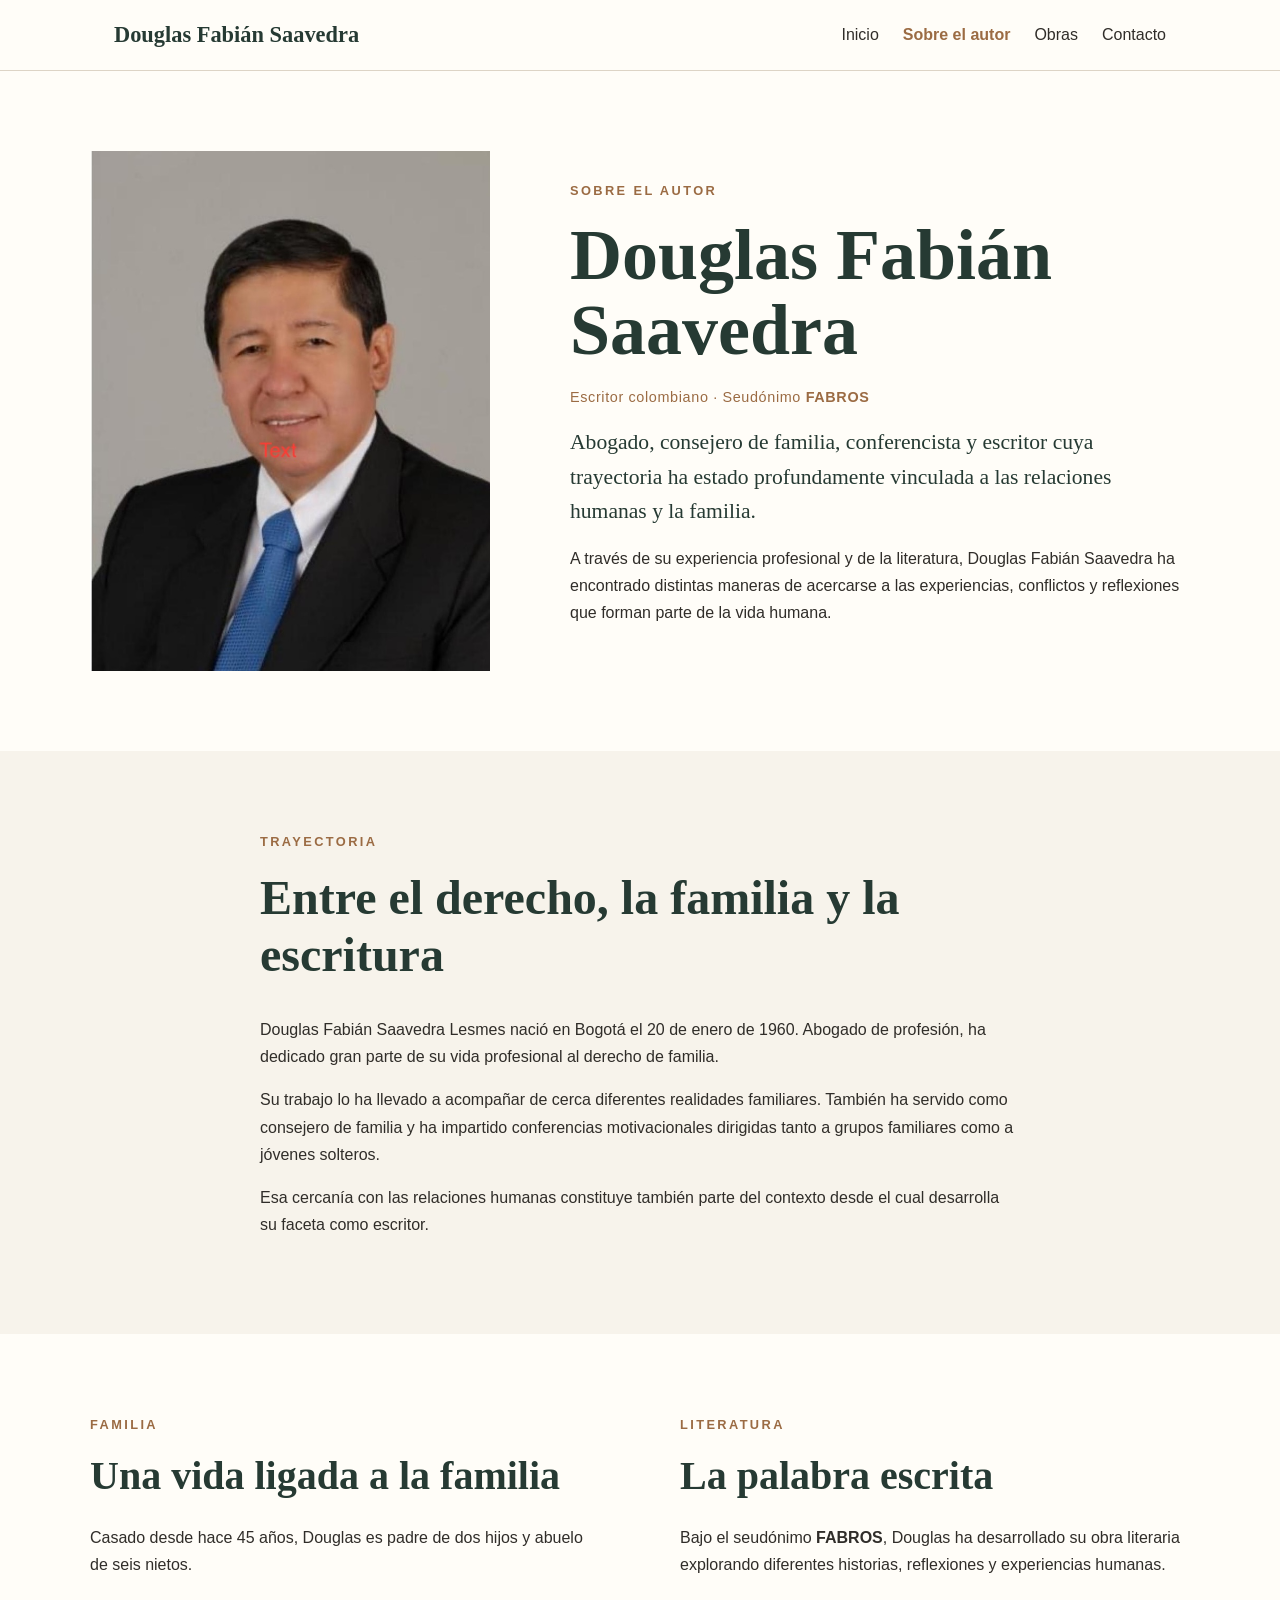
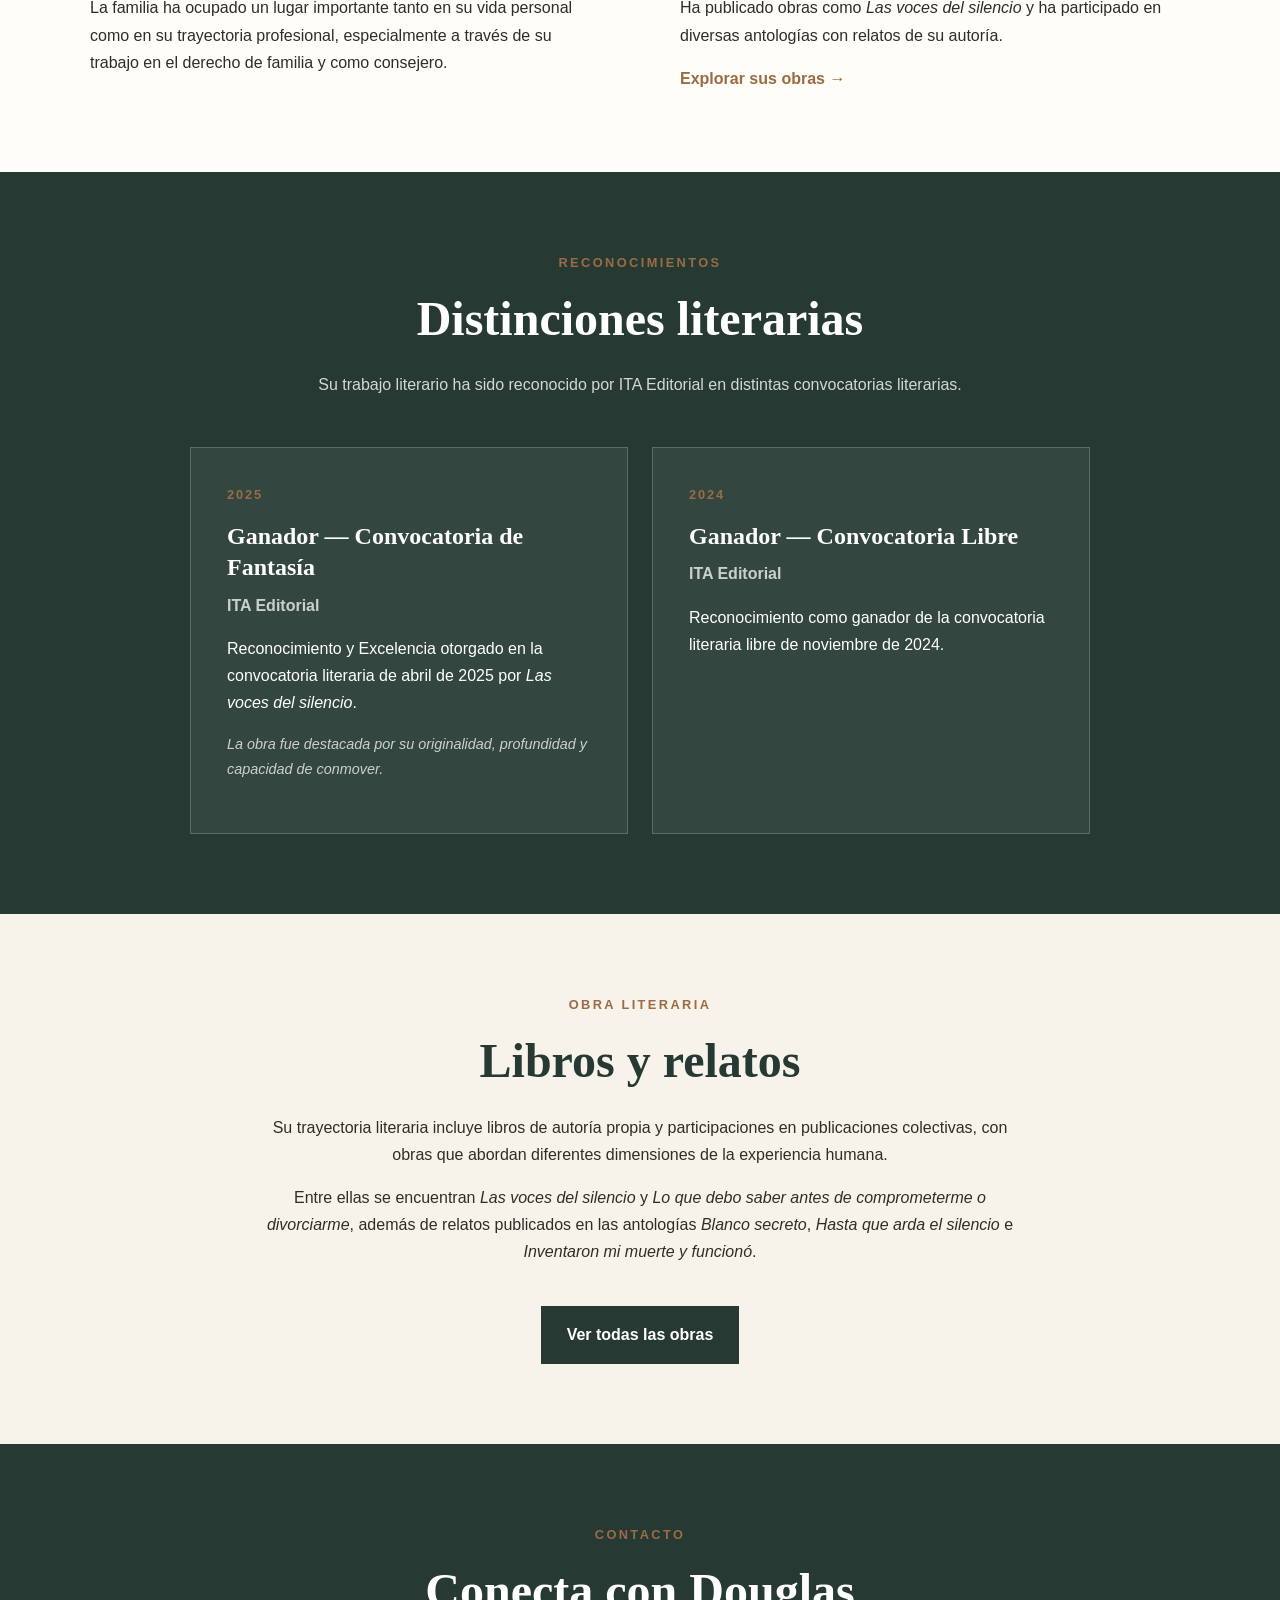
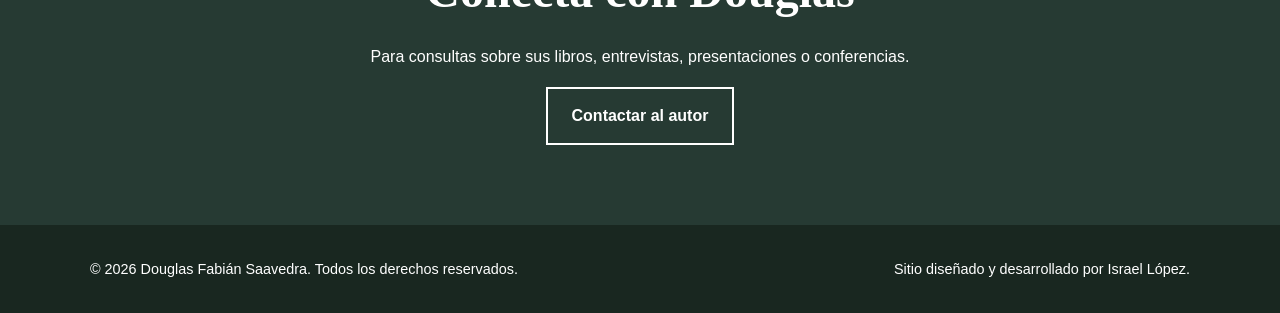
<file: about.html>
<!DOCTYPE html>
<html lang="es">
<head>
    <meta charset="UTF-8">
    <meta name="viewport" content="width=device-width, initial-scale=1.0">

    <meta
        name="description"
        content="Conoce la trayectoria personal, profesional y literaria de Douglas Fabián Saavedra, escritor colombiano conocido también por el seudónimo FABROS."
    >

    <title>Sobre el autor | Douglas Fabián Saavedra</title>

    <link rel="stylesheet" href="styles/styles.css">
</head>

<body>

    <header>
        <div class="header-container">

            <a class="logo" href="index.html">
                Douglas Fabián Saavedra
            </a>

            <nav aria-label="Navegación principal">
                <ul class="navigation">
                    <li>
                        <a href="index.html">Inicio</a>
                    </li>

                    <li>
                        <a href="about.html" aria-current="page">
                            Sobre el autor
                        </a>
                    </li>

                    <li>
                        <a href="books.html">Obras</a>
                    </li>

                    <li>
                       <a href="contact.html">Contacto</a>
                    </li>
                </ul>
            </nav>

        </div>
    </header>


    <main>

        <!-- =====================================================
             INTRODUCCIÓN
             ===================================================== -->

        <section class="author-page-hero section">

            <div class="section-container author-page-grid">

                <div class="author-page-image">

                    <img
                        src="images/douglas-fabian-saavedra.jpg"
                        alt="Douglas Fabián Saavedra"
                    >

                </div>


                <div class="author-page-intro">

                    <p class="section-label">
                        Sobre el autor
                    </p>

                    <h1>
                        Douglas Fabián Saavedra
                    </h1>

                    <p class="author-pen-name">
                        Escritor colombiano · Seudónimo
                        <strong>FABROS</strong>
                    </p>

                    <p class="author-lead">
                        Abogado, consejero de familia, conferencista
                        y escritor cuya trayectoria ha estado profundamente
                        vinculada a las relaciones humanas y la familia.
                    </p>

                    <p>
                        A través de su experiencia profesional y de la
                        literatura, Douglas Fabián Saavedra ha encontrado
                        distintas maneras de acercarse a las experiencias,
                        conflictos y reflexiones que forman parte
                        de la vida humana.
                    </p>

                </div>

            </div>

        </section>


        <!-- =====================================================
             HISTORIA
             ===================================================== -->

        <section class="author-story section">

            <div class="section-container author-story-container">

                <p class="section-label">
                    Trayectoria
                </p>

                <h2>
                    Entre el derecho, la familia y la escritura
                </h2>

                <p>
                    Douglas Fabián Saavedra Lesmes nació en Bogotá
                    el 20 de enero de 1960. Abogado de profesión,
                    ha dedicado gran parte de su vida profesional
                    al derecho de familia.
                </p>

                <p>
                    Su trabajo lo ha llevado a acompañar de cerca
                    diferentes realidades familiares. También ha servido
                    como consejero de familia y ha impartido conferencias
                    motivacionales dirigidas tanto a grupos familiares
                    como a jóvenes solteros.
                </p>

                <p>
                    Esa cercanía con las relaciones humanas constituye
                    también parte del contexto desde el cual desarrolla
                    su faceta como escritor.
                </p>

            </div>

        </section>


        <!-- =====================================================
             VIDA Y ESCRITURA
             ===================================================== -->

        <section class="author-life section">

            <div class="section-container author-life-grid">

                <div class="author-life-block">

                    <p class="section-label">
                        Familia
                    </p>

                    <h2>
                        Una vida ligada a la familia
                    </h2>

                    <p>
                        Casado desde hace 45 años, Douglas es padre
                        de dos hijos y abuelo de seis nietos.
                    </p>

                    <p>
                        La familia ha ocupado un lugar importante
                        tanto en su vida personal como en su trayectoria
                        profesional, especialmente a través de su trabajo
                        en el derecho de familia y como consejero.
                    </p>

                </div>


                <div class="author-life-block">

                    <p class="section-label">
                        Literatura
                    </p>

                    <h2>
                        La palabra escrita
                    </h2>

                    <p>
                        Bajo el seudónimo <strong>FABROS</strong>,
                        Douglas ha desarrollado su obra literaria
                        explorando diferentes historias, reflexiones
                        y experiencias humanas.
                    </p>

                    <p>
                        Ha publicado obras como
                        <em>Las voces del silencio</em>
                        y ha participado en diversas antologías
                        con relatos de su autoría.
                    </p>

                    <a class="text-link" href="books.html">
                        Explorar sus obras →
                    </a>

                </div>

            </div>

        </section>

        <!-- =====================================================
     RECONOCIMIENTOS
     ===================================================== -->

<section class="author-awards section">

    <div class="section-container">

        <div class="awards-heading">
            <p class="section-label">
                Reconocimientos
            </p>

            <h2>
                Distinciones literarias
            </h2>

            <p>
                Su trabajo literario ha sido reconocido por ITA Editorial
                en distintas convocatorias literarias.
            </p>
        </div>


        <div class="awards-grid">

            <article class="award-card">

                <p class="award-year">
                    2025
                </p>

                <h3>
                    Ganador — Convocatoria de Fantasía
                </h3>

                <p class="award-organization">
                    ITA Editorial
                </p>

                <p>
                    Reconocimiento y Excelencia otorgado en la convocatoria
                    literaria de abril de 2025 por
                    <em>Las voces del silencio</em>.
                </p>

                <p class="award-note">
                    La obra fue destacada por su originalidad, profundidad
                    y capacidad de conmover.
                </p>

            </article>


            <article class="award-card">

                <p class="award-year">
                    2024
                </p>

                <h3>
                    Ganador — Convocatoria Libre
                </h3>

                <p class="award-organization">
                    ITA Editorial
                </p>

                <p>
                    Reconocimiento como ganador de la convocatoria
                    literaria libre de noviembre de 2024.
                </p>

            </article>

        </div>

    </div>

</section>

        <!-- =====================================================
             PUBLICACIONES
             ===================================================== -->

        <section class="author-work section">

            <div class="section-container author-work-content">

                <p class="section-label">
                    Obra literaria
                </p>

                <h2>
                    Libros y relatos
                </h2>

                <p>
                    Su trayectoria literaria incluye libros de autoría
                    propia y participaciones en publicaciones colectivas,
                    con obras que abordan diferentes dimensiones
                    de la experiencia humana.
                </p>

                <p>
                    Entre ellas se encuentran
                    <em>Las voces del silencio</em> y
                    <em>Lo que debo saber antes de comprometerme
                    o divorciarme</em>, además de relatos publicados
                    en las antologías <em>Blanco secreto</em>,
                    <em>Hasta que arda el silencio</em> e
                    <em>Inventaron mi muerte y funcionó</em>.
                </p>

                <a class="button" href="books.html">
                    Ver todas las obras
                </a>

            </div>

        </section>


        <!-- =====================================================
             CONTACTO CTA
             ===================================================== -->

        <section class="author-contact section">

            <div class="section-container author-contact-content">

                <p class="section-label">
                    Contacto
                </p>

                <h2>
                    Conecta con Douglas
                </h2>

                <p>
                    Para consultas sobre sus libros, entrevistas,
                    presentaciones o conferencias.
                </p>

                <a
                    class="button button-light"
                    href="mailto:fabiansaavedra108@gmail.com"
                >
                    Contactar al autor
                </a>

            </div>

        </section>

    </main>


    <footer>

        <div class="section-container footer-content">

            <p>
                &copy; 2026 Douglas Fabián Saavedra.
                Todos los derechos reservados.
            </p>

            <p>
                Sitio diseñado y desarrollado por Israel López.
            </p>

        </div>

    </footer>

</body>
</html>
</file>
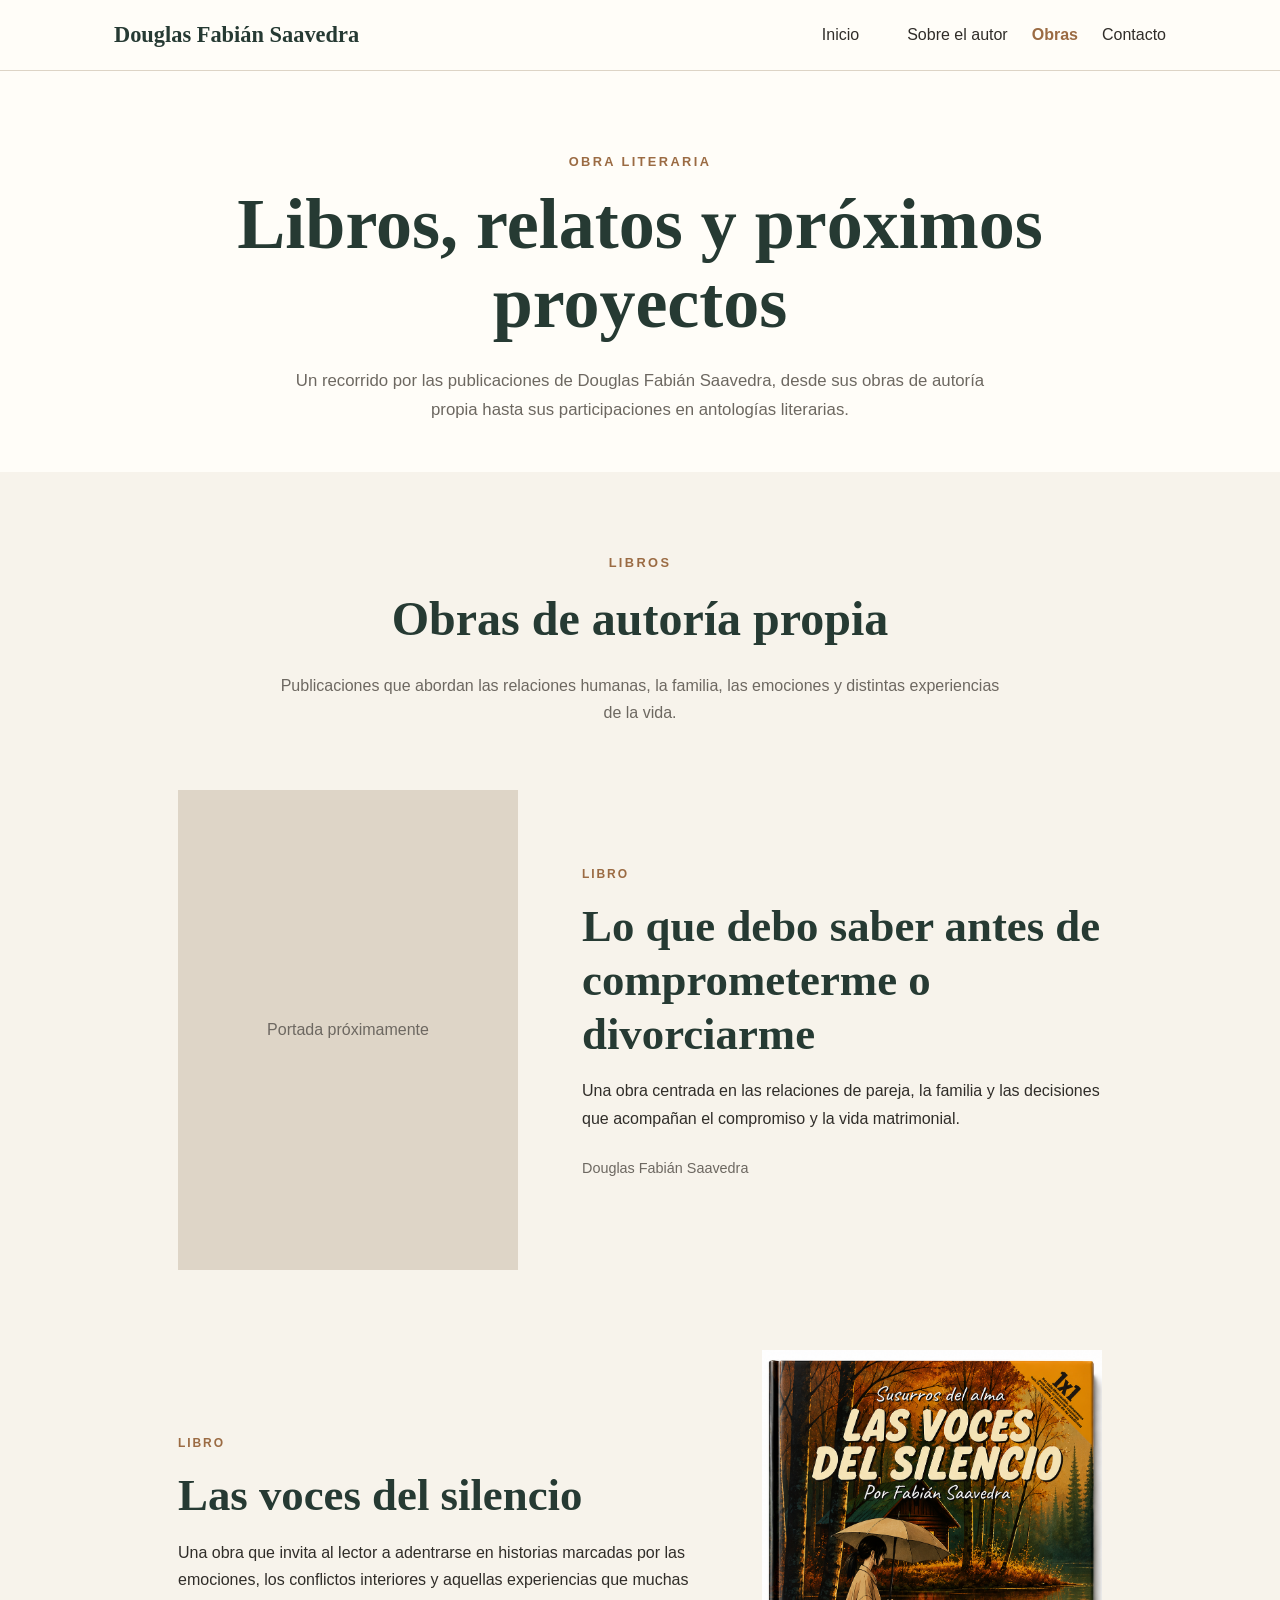
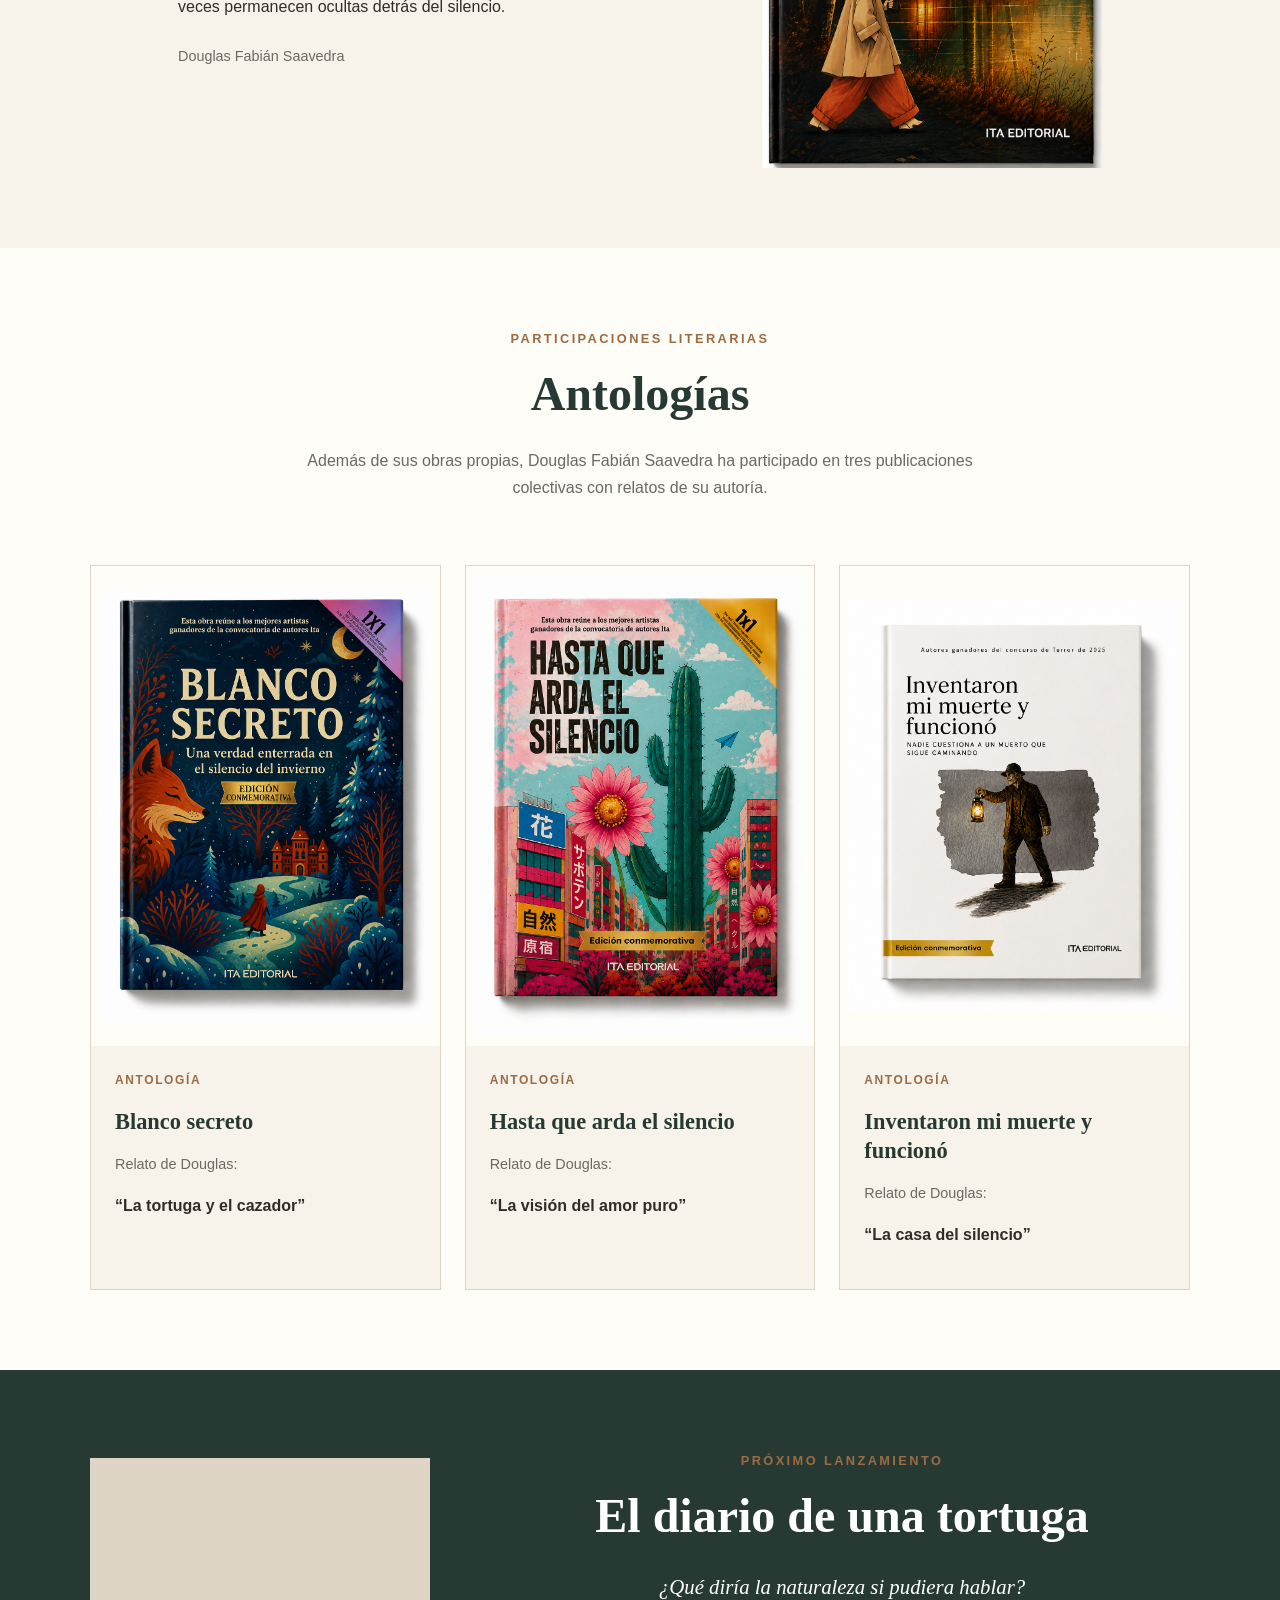
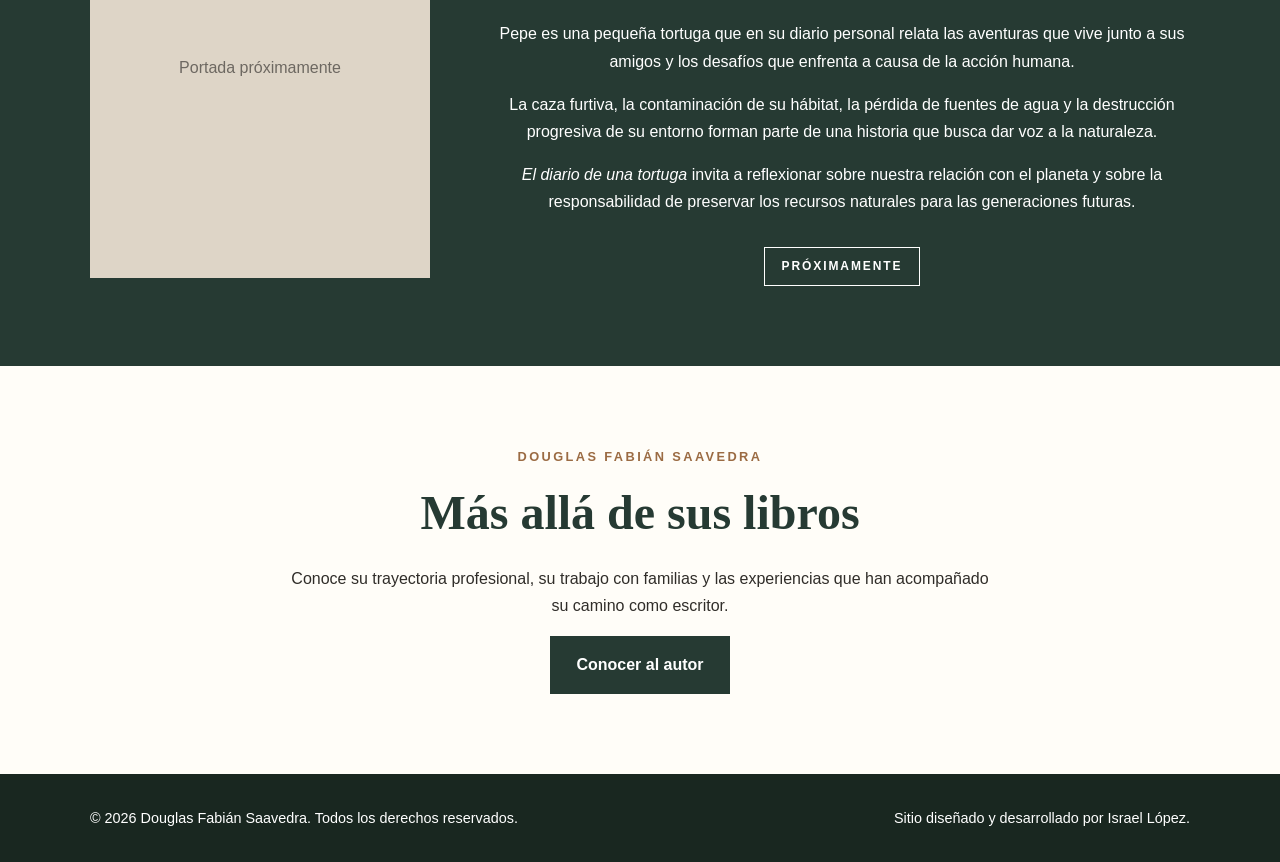
<file: books.html>
<!DOCTYPE html>
<html lang="es">
<head>
    <meta charset="UTF-8">
    <meta name="viewport" content="width=device-width, initial-scale=1.0">

    <meta
        name="description"
        content="Explora los libros, participaciones en antologías y próximos lanzamientos de Douglas Fabián Saavedra."
    >

    <title>Obras | Douglas Fabián Saavedra</title>

    <link rel="stylesheet" href="styles/styles.css">
</head>

<body>

    <header>
        <div class="header-container">

            <a class="logo" href="index.html">
                Douglas Fabián Saavedra
            </a>

            <nav aria-label="Navegación principal">
                <ul class="navigation">

                    <li>
                        <a href="index.html">
                            Inicio
                        </a>
                    </li>

                    <li>
                        <li>
    <a href="about.html">
        Sobre el autor
    </a>
</li>
                    </li>

                    <li>
                        <a href="books.html" aria-current="page">
                            Obras
                        </a>
                    </li>

                    <li>
                        <a href="contact.html">Contacto</a>
                    </li>

                </ul>
            </nav>

        </div>
    </header>


    <main>

        <!-- =====================================================
             PAGE HERO
             ===================================================== -->

        <section class="page-hero">

            <div class="section-container">

                <p class="section-label">
                    Obra literaria
                </p>

                <h1>
                    Libros, relatos y próximos proyectos
                </h1>

                <p class="page-intro">
                    Un recorrido por las publicaciones de Douglas Fabián Saavedra,
                    desde sus obras de autoría propia hasta sus participaciones
                    en antologías literarias.
                </p>

            </div>

        </section>


        <!-- =====================================================
             LIBROS DE AUTORÍA PROPIA
             ===================================================== -->

        <section class="catalog-section section">

            <div class="section-container">

                <div class="catalog-heading">

                    <p class="section-label">
                        Libros
                    </p>

                    <h2>
                        Obras de autoría propia
                    </h2>

                    <p>
                        Publicaciones que abordan las relaciones humanas,
                        la familia, las emociones y distintas experiencias
                        de la vida.
                    </p>

                </div>


                <div class="featured-books-list">

                    <!-- Libro 1 -->

                    <article class="featured-book">

                        <div class="featured-book-cover">

                            <div class="book-cover-placeholder">
                                <span>
                                    Portada próximamente
                                </span>
                            </div>

                        </div>


                        <div class="featured-book-info">

                            <p class="book-type">
                                Libro
                            </p>

                            <h3>
                                Lo que debo saber antes de
                                comprometerme o divorciarme
                            </h3>

                            <p>
                                Una obra centrada en las relaciones de pareja,
                                la familia y las decisiones que acompañan
                                el compromiso y la vida matrimonial.
                            </p>

                            <p class="book-details">
                                Douglas Fabián Saavedra
                            </p>

                        </div>

                    </article>


                    <!-- Libro 2 -->

                    <article class="featured-book featured-book-reverse">

                        <div class="featured-book-cover">

                            <img
                                src="images/las-voces-del-silencio.png"
                                alt="Portada de Las voces del silencio"
                                loading="lazy"
                            >

                        </div>


                        <div class="featured-book-info">

                            <p class="book-type">
                                Libro
                            </p>

                            <h3>
                                Las voces del silencio
                            </h3>

                            <p>
                                Una obra que invita al lector a adentrarse
                                en historias marcadas por las emociones,
                                los conflictos interiores y aquellas experiencias
                                que muchas veces permanecen ocultas detrás
                                del silencio.
                            </p>

                            <p class="book-details">
                                Douglas Fabián Saavedra
                            </p>

                        </div>

                    </article>

                </div>

            </div>

        </section>


        <!-- =====================================================
             ANTOLOGÍAS
             ===================================================== -->

        <section class="anthologies section">

            <div class="section-container">

                <div class="catalog-heading">

                    <p class="section-label">
                        Participaciones literarias
                    </p>

                    <h2>
                        Antologías
                    </h2>

                    <p>
                        Además de sus obras propias, Douglas Fabián Saavedra
                        ha participado en tres publicaciones colectivas
                        con relatos de su autoría.
                    </p>

                </div>


                <div class="anthology-grid">

                    <!-- Blanco secreto -->

                    <article class="anthology-card">

                        <div class="anthology-cover">

                            <img
                                src="images/blanco-secreto.png"
                                alt="Portada de la antología Blanco secreto"
                                loading="lazy"
                            >

                        </div>

                        <div class="anthology-content">

                            <p class="anthology-label">
                                Antología
                            </p>

                            <h3>
                                Blanco secreto
                            </h3>

                            <p class="anthology-story">
                                Relato de Douglas:
                            </p>

                            <p>
                                <strong>
                                    “La tortuga y el cazador”
                                </strong>
                            </p>

                        </div>

                    </article>


                    <!-- Hasta que arda el silencio -->

                    <article class="anthology-card">

                        <div class="anthology-cover">

                            <img
                                src="images/hasta-que-arda-el-silencio.webp"
                                alt="Portada de la antología Hasta que arda el silencio"
                                loading="lazy"
                            >

                        </div>

                        <div class="anthology-content">

                            <p class="anthology-label">
                                Antología
                            </p>

                            <h3>
                                Hasta que arda el silencio
                            </h3>

                            <p class="anthology-story">
                                Relato de Douglas:
                            </p>

                            <p>
                                <strong>
                                    “La visión del amor puro”
                                </strong>
                            </p>

                        </div>

                    </article>


                    <!-- Inventaron mi muerte y funcionó -->

                    <article class="anthology-card">

                        <div class="anthology-cover">

                            <img
                                src="images/inventaron-mi-muerte.png"
                                alt="Portada de la antología Inventaron mi muerte y funcionó"
                                loading="lazy"
                            >

                        </div>

                        <div class="anthology-content">

                            <p class="anthology-label">
                                Antología
                            </p>

                            <h3>
                                Inventaron mi muerte y funcionó
                            </h3>

                            <p class="anthology-story">
                                Relato de Douglas:
                            </p>

                            <p>
                                <strong>
                                    “La casa del silencio”
                                </strong>
                            </p>

                        </div>

                    </article>

                </div>

            </div>

        </section>


        <!-- =====================================================
             PRÓXIMO LANZAMIENTO
             ===================================================== -->

        <section class="upcoming section">

            <div class="section-container upcoming-grid">

                <div class="upcoming-cover">

                    <div class="book-cover-placeholder">
                        <span>
                            Portada próximamente
                        </span>
                    </div>

                </div>


                <div class="upcoming-content">

                    <p class="section-label">
                        Próximo lanzamiento
                    </p>

                    <h2>
                        El diario de una tortuga
                    </h2>

                    <p class="upcoming-question">
                        ¿Qué diría la naturaleza si pudiera hablar?
                    </p>

                    <p>
                        Pepe es una pequeña tortuga que en su diario personal
                        relata las aventuras que vive junto a sus amigos
                        y los desafíos que enfrenta a causa de la acción humana.
                    </p>

                    <p>
                        La caza furtiva, la contaminación de su hábitat,
                        la pérdida de fuentes de agua y la destrucción
                        progresiva de su entorno forman parte de una historia
                        que busca dar voz a la naturaleza.
                    </p>

                    <p>
                        <em>El diario de una tortuga</em>
                        invita a reflexionar sobre nuestra relación con el planeta
                        y sobre la responsabilidad de preservar los recursos
                        naturales para las generaciones futuras.
                    </p>

                    <span class="coming-soon-badge">
                        Próximamente
                    </span>

                </div>

            </div>

        </section>


        <!-- =====================================================
             BACK HOME
             ===================================================== -->

        <section class="books-return section">

            <div class="section-container books-return-content">

                <p class="section-label">
                    Douglas Fabián Saavedra
                </p>

                <h2>
                    Más allá de sus libros
                </h2>

                <p>
                    Conoce su trayectoria profesional, su trabajo con familias
                    y las experiencias que han acompañado su camino
                    como escritor.
                </p>

                <a class="button" href="index.html#biografia">
                    Conocer al autor
                </a>

            </div>

        </section>

    </main>


    <footer>

        <div class="section-container footer-content">

            <p>
                &copy; 2026 Douglas Fabián Saavedra.
                Todos los derechos reservados.
            </p>

            <p>
                Sitio diseñado y desarrollado por Israel López.
            </p>

        </div>

    </footer>

</body>
</html>
</file>
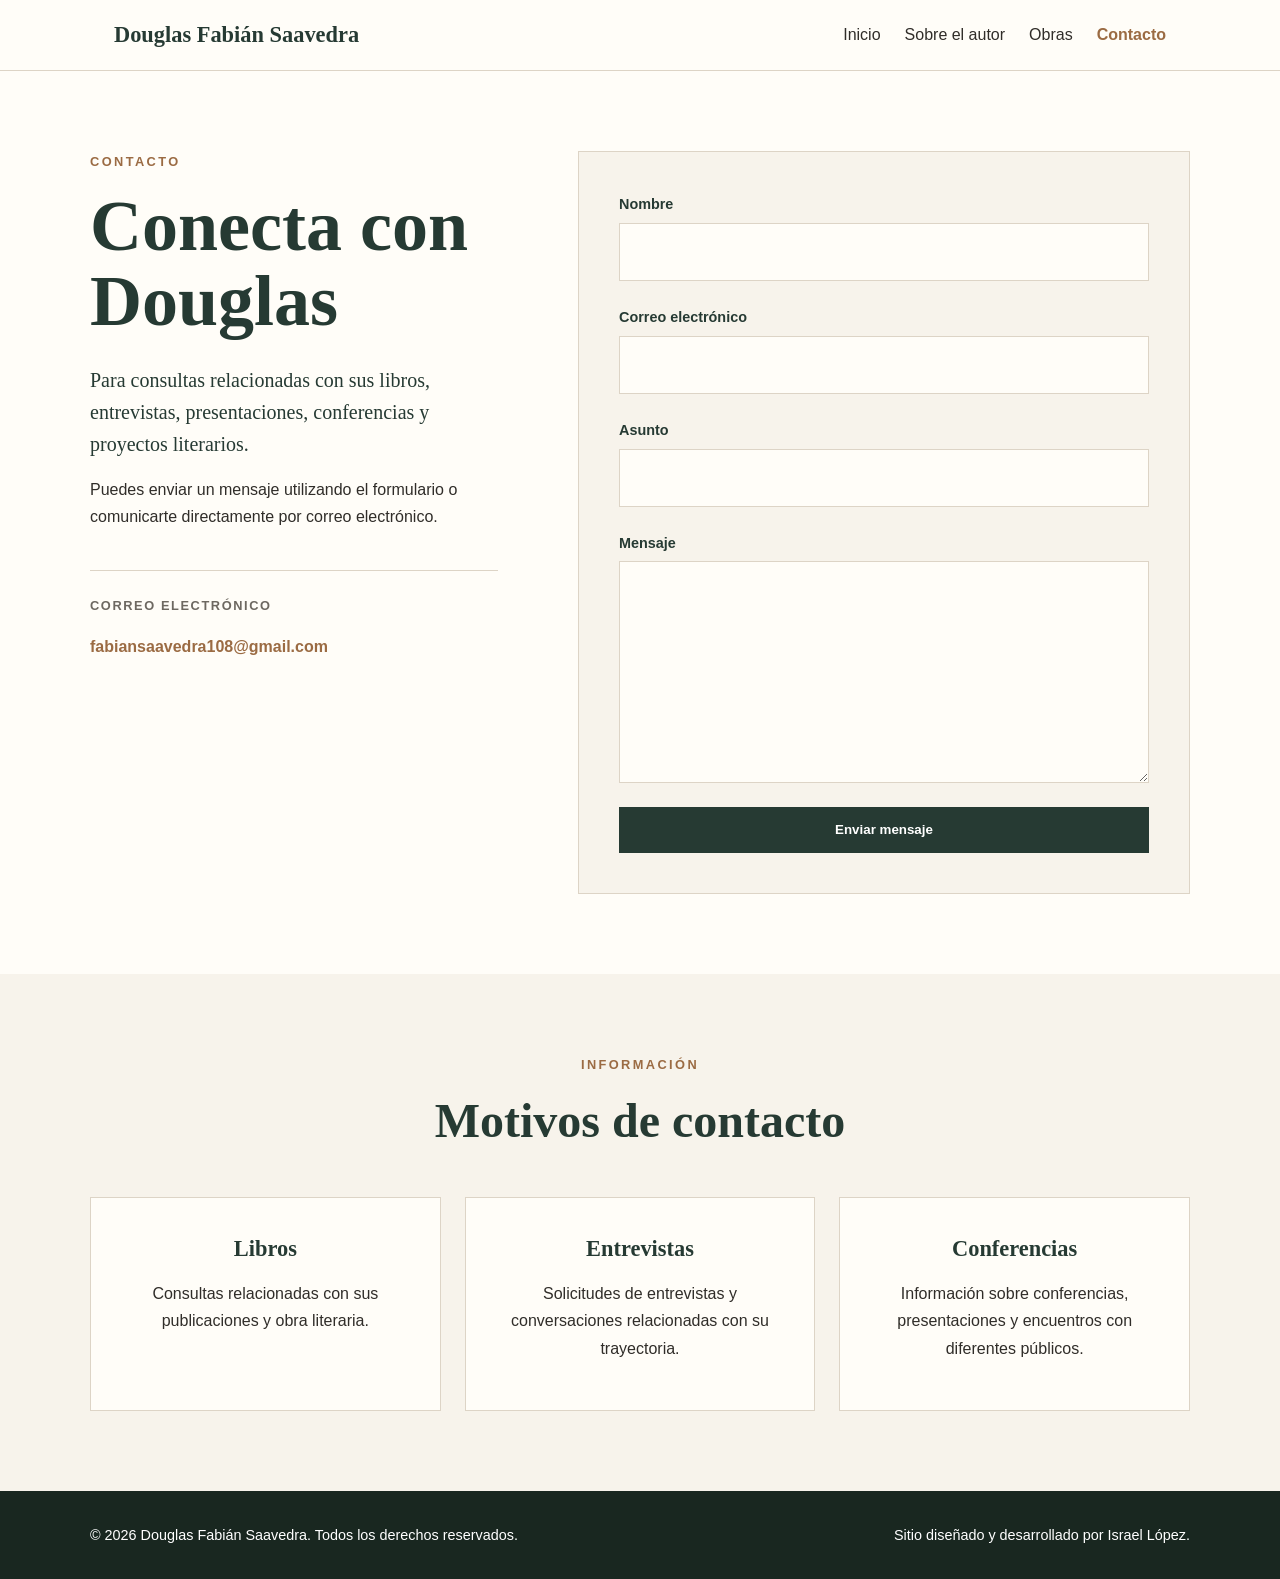
<file: contact.html>
<!DOCTYPE html>
<html lang="es">
<head>
    <meta charset="UTF-8">
    <meta name="viewport" content="width=device-width, initial-scale=1.0">

    <meta
        name="description"
        content="Contacta a Douglas Fabián Saavedra para consultas sobre sus libros, entrevistas, presentaciones y conferencias."
    >

    <title>Contacto | Douglas Fabián Saavedra</title>

    <link rel="stylesheet" href="styles/styles.css">
</head>

<body>

    <header>
        <div class="header-container">

            <a class="logo" href="index.html">
                Douglas Fabián Saavedra
            </a>

            <nav aria-label="Navegación principal">
                <ul class="navigation">
                    <li>
                        <a href="index.html">Inicio</a>
                    </li>

                    <li>
                        <a href="about.html">Sobre el autor</a>
                    </li>

                    <li>
                        <a href="books.html">Obras</a>
                    </li>

                    <li>
                        <a href="contact.html" aria-current="page">
                            Contacto
                        </a>
                    </li>
                </ul>
            </nav>

        </div>
    </header>


    <main>

        <!-- =====================================================
             CONTACT HERO
             ===================================================== -->

        <section class="contact-page section">

            <div class="section-container contact-page-grid">

                <div class="contact-page-intro">

                    <p class="section-label">
                        Contacto
                    </p>

                    <h1>
                        Conecta con Douglas
                    </h1>

                    <p class="contact-lead">
                        Para consultas relacionadas con sus libros,
                        entrevistas, presentaciones, conferencias
                        y proyectos literarios.
                    </p>

                    <p>
                        Puedes enviar un mensaje utilizando el formulario
                        o comunicarte directamente por correo electrónico.
                    </p>

                    <div class="contact-direct">

                        <p class="contact-direct-label">
                            Correo electrónico
                        </p>

                        <a href="mailto:fabiansaavedra108@gmail.com">
                            fabiansaavedra108@gmail.com
                        </a>

                    </div>

                </div>


                <!-- CONTACT FORM -->

                <div class="contact-form-wrapper">

                    <form
                        class="contact-form"
                        action="mailto:fabiansaavedra108@gmail.com"
                        method="post"
                        enctype="text/plain"
                    >

                        <div class="form-group">

                            <label for="name">
                                Nombre
                            </label>

                            <input
                                type="text"
                                id="name"
                                name="Nombre"
                                autocomplete="name"
                                required
                            >

                        </div>


                        <div class="form-group">

                            <label for="email">
                                Correo electrónico
                            </label>

                            <input
                                type="email"
                                id="email"
                                name="Correo"
                                autocomplete="email"
                                required
                            >

                        </div>


                        <div class="form-group">

                            <label for="subject">
                                Asunto
                            </label>

                            <input
                                type="text"
                                id="subject"
                                name="Asunto"
                                required
                            >

                        </div>


                        <div class="form-group">

                            <label for="message">
                                Mensaje
                            </label>

                            <textarea
                                id="message"
                                name="Mensaje"
                                rows="7"
                                required
                            ></textarea>

                        </div>


                        <button class="button" type="submit">
                            Enviar mensaje
                        </button>

                    </form>

                </div>

            </div>

        </section>


        <!-- =====================================================
             REASONS TO CONTACT
             ===================================================== -->

        <section class="contact-reasons section">

            <div class="section-container">

                <p class="section-label">
                    Información
                </p>

                <h2>
                    Motivos de contacto
                </h2>


                <div class="contact-reasons-grid">

                    <article>
                        <h3>Libros</h3>

                        <p>
                            Consultas relacionadas con sus publicaciones
                            y obra literaria.
                        </p>
                    </article>


                    <article>
                        <h3>Entrevistas</h3>

                        <p>
                            Solicitudes de entrevistas y conversaciones
                            relacionadas con su trayectoria.
                        </p>
                    </article>


                    <article>
                        <h3>Conferencias</h3>

                        <p>
                            Información sobre conferencias, presentaciones
                            y encuentros con diferentes públicos.
                        </p>
                    </article>

                </div>

            </div>

        </section>

    </main>


    <footer>

        <div class="section-container footer-content">

            <p>
                &copy; 2026 Douglas Fabián Saavedra.
                Todos los derechos reservados.
            </p>

            <p>
                Sitio diseñado y desarrollado por Israel López.
            </p>

        </div>

    </footer>

</body>
</html>
</file>
<file: styles/styles.css>
/* =========================================================
   1. VARIABLES
   ========================================================= */

:root {
    --background: #f7f3eb;
    --surface: #fffdf8;

    --primary: #263a33;
    --primary-dark: #192720;
    --accent: #9b6b43;

    --text: #302d29;
    --muted: #6d6861;
    --border: #ddd4c6;
    --light-text: #ffffff;

    --max-width: 1100px;
}


/* =========================================================
   2. RESET / BASE
   ========================================================= */

* {
    box-sizing: border-box;
    margin: 0;
    padding: 0;
}

html {
    scroll-behavior: smooth;
}

body {
    font-family: Arial, Helvetica, sans-serif;
    line-height: 1.7;
    background-color: var(--background);
    color: var(--text);
}

img {
    display: block;
    max-width: 100%;
}

a {
    color: inherit;
}


/* =========================================================
   3. SHARED LAYOUT
   ========================================================= */

.section {
    padding: 5rem 1.5rem;
}

.section-container {
    width: 100%;
    max-width: var(--max-width);
    margin: 0 auto;
}

.section h2 {
    margin-bottom: 1.5rem;

    font-family: Georgia, "Times New Roman", serif;
    font-size: clamp(2rem, 5vw, 3rem);
    line-height: 1.2;

    color: var(--primary);
}

.section p {
    margin-bottom: 1rem;
}

.eyebrow,
.section-label {
    margin-bottom: 0.75rem;

    text-transform: uppercase;
    letter-spacing: 0.15rem;
    font-size: 0.8rem;
    font-weight: bold;

    color: var(--accent);
}

.section-intro {
    max-width: 700px;
    margin: 0 auto 2rem;

    color: var(--muted);
}

.section-action {
    margin-top: 2.5rem;
    text-align: center;
}


/* =========================================================
   4. BUTTONS / LINKS
   ========================================================= */

.button {
    display: inline-block;

    padding: 0.85rem 1.5rem;

    border: 2px solid var(--primary);
    background-color: var(--primary);

    color: var(--light-text);
    text-decoration: none;
    font-weight: bold;
}

.button:hover {
    background-color: var(--primary-dark);
    border-color: var(--primary-dark);
}

.button-light {
    background-color: transparent;
    border-color: var(--light-text);
}

.button-light:hover {
    background-color: var(--light-text);
    border-color: var(--light-text);

    color: var(--primary);
}

.text-link {
    color: var(--accent);
    font-weight: bold;
    text-decoration: none;
}

.text-link:hover {
    text-decoration: underline;
}


/* =========================================================
   5. HEADER / NAVIGATION
   ========================================================= */

header {
    background-color: var(--surface);
    border-bottom: 1px solid var(--border);
}

.header-container {
    max-width: var(--max-width);
    margin: 0 auto;
    padding: 1rem 1.5rem;

    display: flex;
    justify-content: space-between;
    align-items: center;

    gap: 2rem;
}

.logo {
    font-family: Georgia, "Times New Roman", serif;
    font-size: 1.4rem;
    font-weight: bold;

    color: var(--primary);
    text-decoration: none;
}

.navigation {
    display: flex;
    flex-wrap: wrap;

    gap: 1.5rem;

    list-style: none;
}

.navigation a {
    color: var(--text);
    text-decoration: none;
}

.navigation a:hover {
    color: var(--accent);
}


/* =========================================================
   6. HOME — HERO
   ========================================================= */

.hero {
    min-height: 75vh;
    padding: 5rem 1.5rem;

    display: flex;
    justify-content: center;
    align-items: center;

    text-align: center;

    background:
        linear-gradient(
            rgb(25 39 32 / 82%),
            rgb(25 39 32 / 82%)
        ),
        url("../images/hero-placeholder.jpg") center / cover;

    color: var(--light-text);
}

.hero-content {
    max-width: 750px;
}

.hero h1 {
    margin-bottom: 1.5rem;

    font-family: Georgia, "Times New Roman", serif;
    font-size: clamp(2.8rem, 8vw, 5.5rem);
    line-height: 1.1;
}

.hero-quote {
    max-width: 650px;
    margin: 0 auto 2rem;

    font-family: Georgia, "Times New Roman", serif;
    font-size: 1.25rem;
    font-style: italic;
}


/* =========================================================
   7. HOME — ABOUT / BIOGRAPHY
   ========================================================= */

.about {
    background-color: var(--surface);
}

.about-grid {
    display: grid;
    grid-template-columns: minmax(250px, 400px) 1fr;

    gap: 4rem;
    align-items: center;
}


/* Temporary placeholder */

.author-image-placeholder {
    min-height: 450px;

    display: flex;
    justify-content: center;
    align-items: center;

    border: 2px dashed var(--border);

    background-color: var(--background);
    color: var(--muted);
}


/* Actual author photograph */

.author-image {
    overflow: hidden;
    border-radius: 4px;
}

.author-image img {
    width: 100%;
    height: 500px;

    object-fit: cover;
    object-position: center top;
}


/* =========================================================
   8. BOOKS
   ========================================================= */

.books {
    text-align: center;
}

.book-grid {
    margin-top: 3rem;

    display: grid;
    grid-template-columns: repeat(2, minmax(250px, 1fr));

    gap: 2rem;

    text-align: left;
}

.book-card {
    overflow: hidden;

    border: 1px solid var(--border);
    background-color: var(--surface);
}


/* Temporary cover */

.book-cover-placeholder {
    min-height: 420px;

    display: flex;
    justify-content: center;
    align-items: center;

    background-color: #ded5c7;
    color: var(--muted);
}


/* Actual book covers */

.book-cover {
    width: 100%;
    aspect-ratio: 2 / 3;

    overflow: hidden;

    background-color: #f4f1eb;
}

.book-cover img {
    width: 100%;
    height: 100%;

    object-fit: contain;
}

.book-content {
    padding: 1.5rem;
}

.book-content h3 {
    margin-bottom: 0.75rem;

    font-family: Georgia, "Times New Roman", serif;
    font-size: 1.5rem;

    color: var(--primary);
}


/* =========================================================
   9. ANTHOLOGIES
   ========================================================= */

.anthologies {
    background-color: var(--surface);
    text-align: center;
}

.anthology-grid {
    margin-top: 3rem;

    display: grid;
    grid-template-columns: repeat(3, minmax(0, 1fr));

    gap: 1.5rem;

    text-align: left;
}

.anthology-card {
    overflow: hidden;

    border: 1px solid var(--border);
    background-color: var(--background);
}

.anthology-cover {
    height: 480px;

    display: flex;
    justify-content: center;
    align-items: center;

    padding: 0.5rem;

    background-color: var(--surface);
}

.anthology-cover img {
    width: 100%;
    height: 100%;

    object-fit: contain;
}

.anthology-content {
    padding: 1.5rem;
}

.anthology-label {
    margin-bottom: 0.5rem;

    color: var(--accent);

    text-transform: uppercase;
    letter-spacing: 0.1rem;
    font-size: 0.75rem;
    font-weight: bold;
}

.anthology-card h3 {
    margin-bottom: 1rem;

    font-family: Georgia, "Times New Roman", serif;
    font-size: 1.4rem;
    line-height: 1.3;

    color: var(--primary);
}


/* =========================================================
   10. UPCOMING BOOK
   ========================================================= */

.upcoming {
    background-color: var(--primary);

    color: var(--light-text);
    text-align: center;
}

.upcoming h2 {
    color: var(--light-text);
}

.upcoming-grid {
    display: grid;
    grid-template-columns: minmax(220px, 340px) 1fr;

    gap: 4rem;
    align-items: center;
}

.upcoming-content {
    max-width: 750px;
}

.upcoming-question {
    font-family: Georgia, "Times New Roman", serif;
    font-size: 1.3rem;
    font-style: italic;
}

.coming-soon-badge {
    display: inline-block;

    margin-top: 1rem;
    padding: 0.5rem 1rem;

    border: 1px solid currentColor;

    text-transform: uppercase;
    letter-spacing: 0.12rem;
    font-size: 0.75rem;
    font-weight: bold;
}


/* =========================================================
   11. CONTACT
   ========================================================= */

.contact-content {
    max-width: 700px;
    text-align: center;
}


/* =========================================================
   12. BOOKS.HTML
   ========================================================= */

.page-hero {
    padding: 5rem 1.5rem 3rem;

    text-align: center;

    background-color: var(--surface);
}

.page-hero h1 {
    max-width: 850px;
    margin: 0 auto 1.5rem;

    font-family: Georgia, "Times New Roman", serif;
    font-size: clamp(2.5rem, 6vw, 4.5rem);
    line-height: 1.1;

    color: var(--primary);
}

.page-intro {
    max-width: 700px;
    margin: 0 auto;

    color: var(--muted);
    font-size: 1.05rem;
}

.books-page-section {
    background-color: var(--background);
}

.books-page-heading {
    max-width: 700px;
    margin: 0 auto 3rem;
    text-align: center;
}

.books-page-heading p:last-child {
    color: var(--muted);
}

.book-grid-page {
    max-width: 900px;
    margin-left: auto;
    margin-right: auto;
}

.navigation a[aria-current="page"] {
    color: var(--accent);
    font-weight: bold;
}

/* =========================================================
   BOOKS PAGE — CATALOG
   ========================================================= */

.catalog-section {
    background-color: var(--background);
}

.catalog-heading {
    max-width: 720px;
    margin: 0 auto 4rem;
    text-align: center;
}

.catalog-heading p:last-child {
    color: var(--muted);
}


/* Featured books */

.featured-books-list {
    display: flex;
    flex-direction: column;
    gap: 5rem;
}

.featured-book {
    display: grid;
    grid-template-columns: minmax(220px, 340px) 1fr;

    gap: 4rem;
    align-items: center;

    max-width: 950px;
    margin: 0 auto;
}

.featured-book-reverse {
    grid-template-columns: 1fr minmax(220px, 340px);
}

.featured-book-reverse .featured-book-cover {
    order: 2;
}

.featured-book-reverse .featured-book-info {
    order: 1;
}

.featured-book-cover {
    width: 100%;
}

.featured-book-cover img {
    width: 100%;
    height: auto;

    object-fit: contain;
}

.featured-book-cover .book-cover-placeholder {
    min-height: 480px;
}

.featured-book-info {
    max-width: 520px;
}

.featured-book-info h3 {
    margin-bottom: 1rem;

    font-family: Georgia, "Times New Roman", serif;
    font-size: clamp(1.8rem, 4vw, 2.8rem);
    line-height: 1.2;

    color: var(--primary);
}

.book-type {
    margin-bottom: 0.75rem;

    color: var(--accent);

    text-transform: uppercase;
    letter-spacing: 0.12rem;
    font-size: 0.75rem;
    font-weight: bold;
}

.book-details {
    margin-top: 1.5rem;

    color: var(--muted);
    font-size: 0.9rem;
}


/* Anthology detail */

.anthology-story {
    margin-top: 1rem;
    margin-bottom: 0.25rem;

    color: var(--muted);
    font-size: 0.9rem;
}


/* Bottom return section */

.books-return {
    background-color: var(--surface);
}

.books-return-content {
    max-width: 700px;

    text-align: center;
}


/* Responsive */

@media (max-width: 750px) {

    .featured-book,
    .featured-book-reverse {
        grid-template-columns: 1fr;
        gap: 2rem;
    }

    .featured-book-reverse .featured-book-cover,
    .featured-book-reverse .featured-book-info {
        order: initial;
    }

    .featured-book-cover {
        max-width: 320px;
        margin: 0 auto;
    }

    .featured-book-info {
        max-width: 100%;
        text-align: center;
    }

    .featured-book-cover .book-cover-placeholder {
        min-height: 420px;
    }
}

/* =========================================================
   ABOUT.HTML
   ========================================================= */

.author-page-hero {
    background-color: var(--surface);
}

.author-page-grid {
    display: grid;
    grid-template-columns: minmax(280px, 400px) 1fr;
    gap: 5rem;
    align-items: center;
}

.author-page-image {
    overflow: hidden;
}

.author-page-image img {
    width: 100%;
    height: 520px;
    object-fit: cover;
    object-position: center top;
}

.author-page-intro h1 {
    margin-bottom: 1rem;

    font-family: Georgia, "Times New Roman", serif;
    font-size: clamp(2.7rem, 6vw, 4.5rem);
    line-height: 1.05;

    color: var(--primary);
}

.author-pen-name {
    margin-bottom: 2rem;

    color: var(--accent);
    font-size: 0.9rem;
    letter-spacing: 0.04rem;
}

.author-lead {
    margin-bottom: 1.5rem;

    font-family: Georgia, "Times New Roman", serif;
    font-size: 1.35rem;
    line-height: 1.6;

    color: var(--primary);
}


/* Story */

.author-story {
    background-color: var(--background);
}

.author-story-container {
    max-width: 760px;
}

.author-story-container h2 {
    margin-bottom: 2rem;
}


/* Family + writing */

.author-life {
    background-color: var(--surface);
}

.author-life-grid {
    display: grid;
    grid-template-columns: repeat(2, minmax(0, 1fr));
    gap: 5rem;
}

.author-life-block h2 {
    font-size: clamp(1.8rem, 4vw, 2.5rem);
}


/* Literary work */

.author-work {
    background-color: var(--background);
}

.author-work-content {
    max-width: 760px;
    text-align: center;
}

.author-work-content .button {
    margin-top: 1.5rem;
}


/* Contact */

.author-contact {
    background-color: var(--primary);
    color: var(--light-text);
}

.author-contact-content {
    max-width: 700px;
    text-align: center;
}

.author-contact h2 {
    color: var(--light-text);
}


/* Responsive */

@media (max-width: 750px) {

    .author-page-grid,
    .author-life-grid {
        grid-template-columns: 1fr;
    }

    .author-page-grid {
        gap: 2.5rem;
    }

    .author-page-image {
        width: 100%;
        max-width: 380px;
        margin: 0 auto;
    }

    .author-page-image img {
        height: auto;
    }

    .author-page-intro {
        text-align: center;
    }

    .author-life-grid {
        gap: 3rem;
    }
}

/* =========================================================
   CONTACT.HTML
   ========================================================= */

.contact-page {
    background-color: var(--surface);
}

.contact-page-grid {
    display: grid;
    grid-template-columns: 0.8fr 1.2fr;

    gap: 5rem;
    align-items: start;
}

.contact-page-intro h1 {
    margin-bottom: 1.5rem;

    font-family: Georgia, "Times New Roman", serif;
    font-size: clamp(2.8rem, 6vw, 4.5rem);
    line-height: 1.05;

    color: var(--primary);
}

.contact-lead {
    margin-bottom: 1.5rem;

    font-family: Georgia, "Times New Roman", serif;
    font-size: 1.25rem;
    line-height: 1.6;

    color: var(--primary);
}

.contact-direct {
    margin-top: 2.5rem;
    padding-top: 1.5rem;

    border-top: 1px solid var(--border);
}

.contact-direct-label {
    margin-bottom: 0.25rem;

    color: var(--muted);
    font-size: 0.8rem;
    font-weight: bold;
    text-transform: uppercase;
    letter-spacing: 0.1rem;
}

.contact-direct a {
    color: var(--accent);
    text-decoration: none;
    font-weight: bold;
}

.contact-direct a:hover {
    text-decoration: underline;
}


/* Contact form */

.contact-form-wrapper {
    padding: 2.5rem;

    border: 1px solid var(--border);
    background-color: var(--background);
}

.contact-form {
    display: flex;
    flex-direction: column;
    gap: 1.5rem;
}

.form-group {
    display: flex;
    flex-direction: column;
    gap: 0.4rem;
}

.form-group label {
    color: var(--primary);
    font-size: 0.9rem;
    font-weight: bold;
}

.form-group input,
.form-group textarea {
    width: 100%;

    padding: 0.9rem 1rem;

    border: 1px solid var(--border);
    background-color: var(--surface);

    color: var(--text);
    font: inherit;
}

.form-group textarea {
    resize: vertical;
}

.form-group input:focus,
.form-group textarea:focus {
    outline: 2px solid var(--accent);
    outline-offset: 2px;
}


/* Reasons */

.contact-reasons {
    background-color: var(--background);
    text-align: center;
}

.contact-reasons-grid {
    margin-top: 3rem;

    display: grid;
    grid-template-columns: repeat(3, 1fr);

    gap: 1.5rem;
}

.contact-reasons-grid article {
    padding: 2rem;

    border: 1px solid var(--border);
    background-color: var(--surface);
}

.contact-reasons-grid h3 {
    margin-bottom: 0.75rem;

    font-family: Georgia, "Times New Roman", serif;
    font-size: 1.4rem;

    color: var(--primary);
}


/* Contact responsive */

@media (max-width: 750px) {

    .contact-page-grid {
        grid-template-columns: 1fr;
        gap: 3rem;
    }

    .contact-form-wrapper {
        padding: 1.5rem;
    }

    .contact-reasons-grid {
        grid-template-columns: 1fr;
    }
}

/* =========================================================
   ABOUT - AWARDS
   ========================================================= */

.author-awards {
    background-color: var(--primary);
    color: var(--light-text);
}

.awards-heading {
    max-width: 700px;
    margin: 0 auto 3rem;
    text-align: center;
}

.awards-heading h2 {
    color: var(--light-text);
}

.awards-heading p:last-child {
    color: rgba(255, 255, 255, 0.8);
}

.awards-grid {
    display: grid;
    grid-template-columns: repeat(2, minmax(0, 1fr));
    gap: 1.5rem;

    max-width: 900px;
    margin: 0 auto;
}

.award-card {
    padding: 2.25rem;

    border: 1px solid rgba(255, 255, 255, 0.2);
    background-color: rgba(255, 255, 255, 0.06);
}

.award-year {
    margin-bottom: 0.75rem;

    color: var(--accent);
    font-size: 0.8rem;
    font-weight: bold;
    letter-spacing: 0.12rem;
    text-transform: uppercase;
}

.award-card h3 {
    margin-bottom: 0.5rem;

    color: var(--light-text);
    font-family: Georgia, "Times New Roman", serif;
    font-size: 1.5rem;
    line-height: 1.3;
}

.award-organization {
    margin-bottom: 1.5rem;

    font-weight: bold;
    color: rgba(255, 255, 255, 0.75);
}

.award-note {
    margin-top: 1rem;

    color: rgba(255, 255, 255, 0.75);
    font-size: 0.9rem;
    font-style: italic;
}

@media (max-width: 750px) {

    .awards-grid {
        grid-template-columns: 1fr;
    }

}
/* =========================================================
   13. FOOTER
   ========================================================= */

footer {
    padding: 2rem 1.5rem;

    background-color: var(--primary-dark);
    color: var(--light-text);
}

.footer-content {
    display: flex;
    justify-content: space-between;

    gap: 2rem;

    font-size: 0.9rem;
}


/* =========================================================
   14. RESPONSIVE — TABLET
   ========================================================= */

@media (max-width: 850px) {

    .anthology-grid {
        grid-template-columns: 1fr;
    }
}


/* =========================================================
   15. RESPONSIVE — MOBILE
   ========================================================= */

@media (max-width: 750px) {

    /* Header */

    .header-container {
        flex-direction: column;
    }

    .navigation {
        justify-content: center;
        gap: 0.75rem 1rem;
    }


    /* Hero */

    .hero {
        min-height: 65vh;
    }


    /* Biography */

    .about-grid {
        grid-template-columns: 1fr;
        gap: 2rem;
    }

    .author-image-placeholder {
        min-height: 350px;
    }

    .author-image {
        width: 100%;
        max-width: 400px;

        margin: 0 auto;
    }

    .author-image img {
        height: auto;
    }


    /* Books */

    .book-grid {
        grid-template-columns: 1fr;
    }


    /* Upcoming */

    .upcoming-grid {
        grid-template-columns: 1fr;
        gap: 2rem;
    }

    .upcoming-cover {
        width: 100%;
        max-width: 320px;

        margin: 0 auto;
    }


    /* Footer */

    .footer-content {
        flex-direction: column;
        text-align: center;
    }
}
</file>
